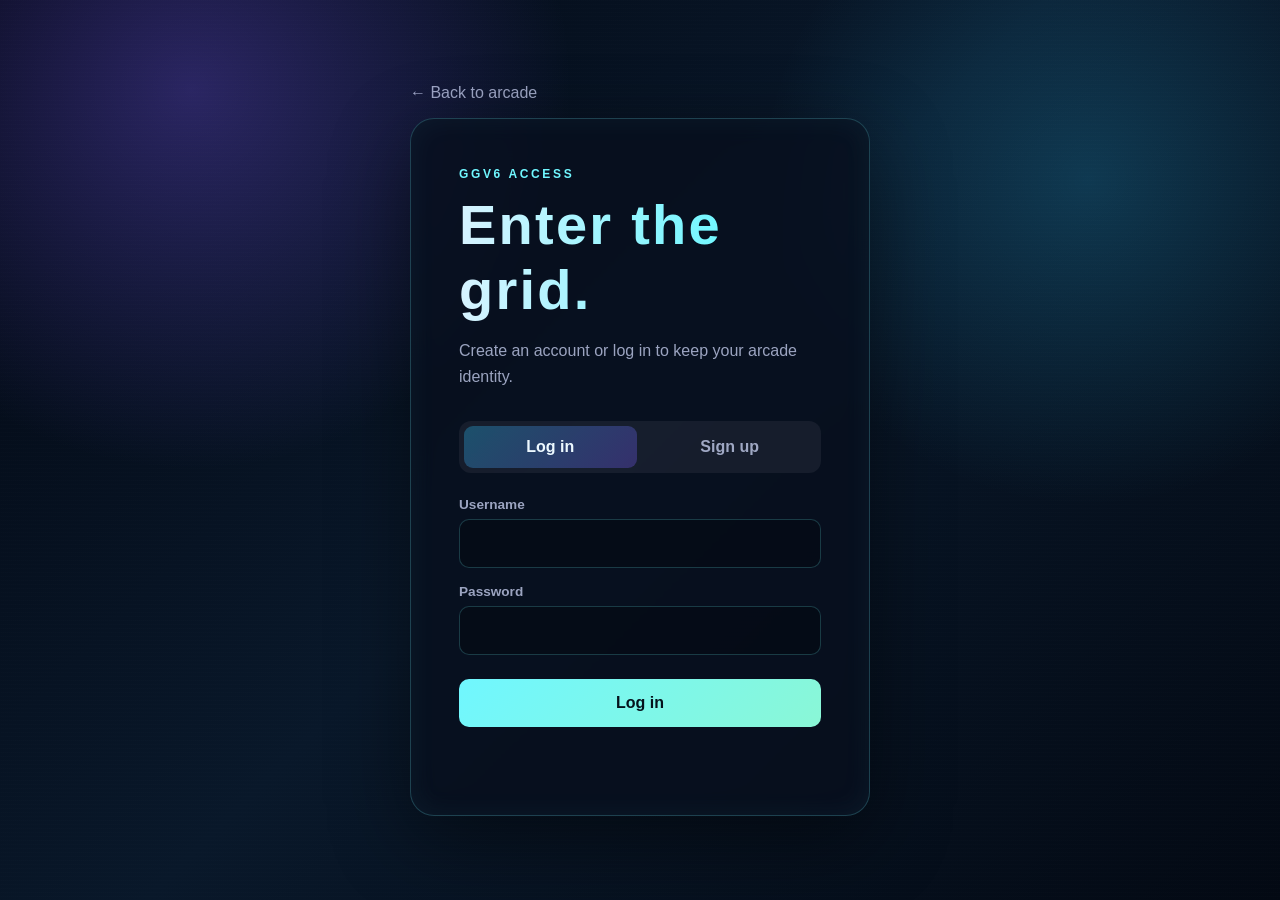
<file: auth.html>
<!DOCTYPE html>
<html lang="en">
<head>
    <meta charset="UTF-8">
    <meta name="viewport" content="width=device-width, initial-scale=1.0">
    <title>GGV6 Account</title>
    <link rel="stylesheet" href="auth.css">
</head>
<body>
    <main class="auth-shell">
        <a class="back-link" href="index.html">&larr; Back to arcade</a>
        <section class="auth-panel">
            <p class="eyebrow">GGV6 Access</p>
            <h1>Enter the grid.</h1>
            <p class="subtitle">Create an account or log in to keep your arcade identity.</p>

            <div class="tabs" role="tablist" aria-label="Account actions">
                <button class="tab active" type="button" data-mode="login">Log in</button>
                <button class="tab" type="button" data-mode="signup">Sign up</button>
            </div>

            <form id="auth-form">
                <label for="username">Username</label>
                <input id="username" name="username" autocomplete="username" minlength="3" maxlength="24" pattern="[A-Za-z0-9_]+" required>
                <label for="password">Password</label>
                <input id="password" name="password" type="password" autocomplete="current-password" minlength="4" required>
                <button class="submit-btn" type="submit" id="submit-button">Log in</button>
            </form>
            <p class="status" id="status" role="status" aria-live="polite"></p>
        </section>
    </main>
    <script src="auth.js"></script>
</body>
</html>
</file>
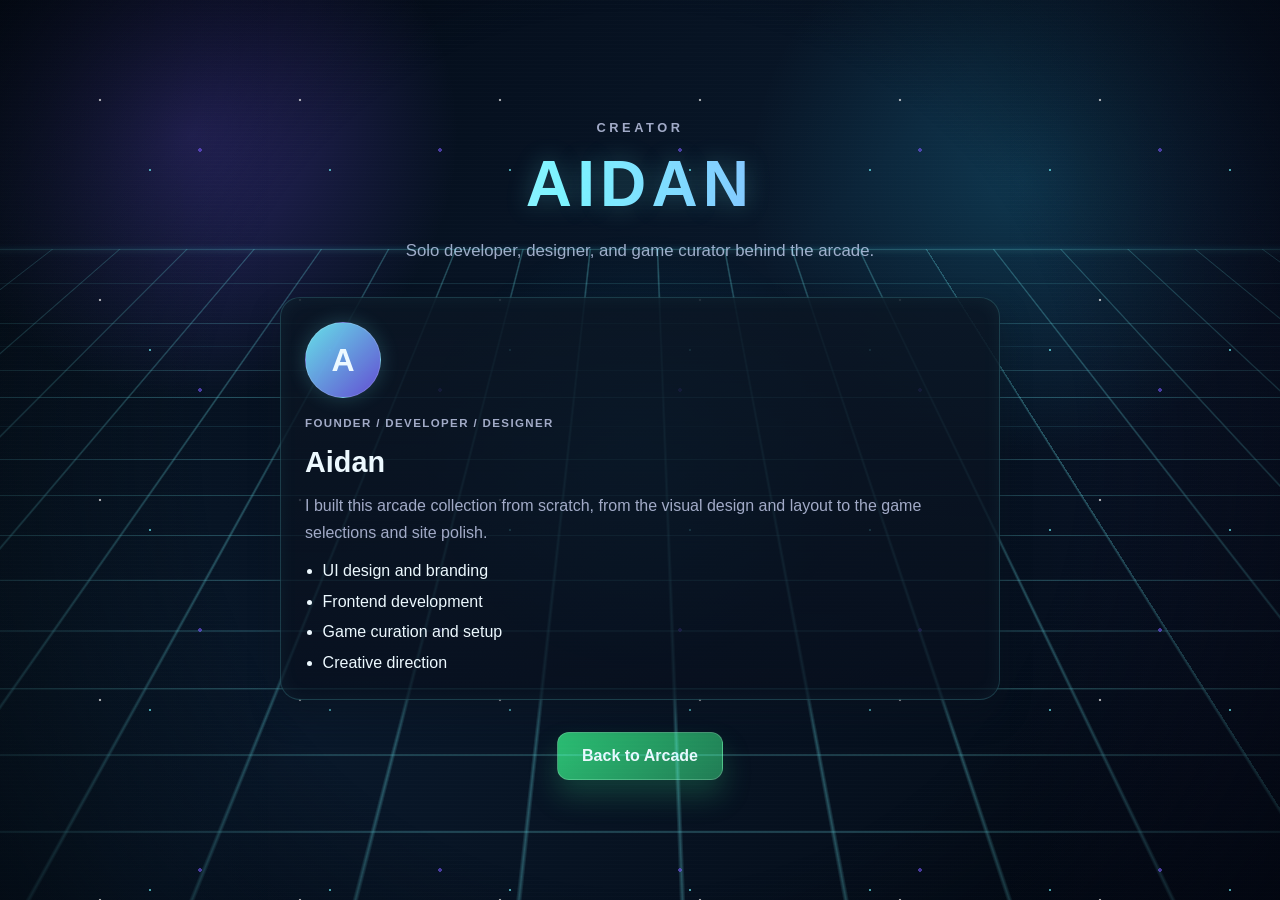
<file: staff.html>
<!DOCTYPE html>
<html lang="en">

<head>
    <meta charset="UTF-8">
    <meta name="viewport" content="width=device-width, initial-scale=1.0">
    <title>GGV6 Creator</title>
    <link rel="stylesheet" href="staff.css">
</head>

<body>
    <div class="tron-scene" aria-hidden="true">
        <div class="grid-layer grid-layer-back"></div>
        <div class="grid-layer grid-layer-front"></div>
        <div class="scanlines"></div>
        <div class="vignette"></div>
        <div class="starfield"></div>
    </div>

    <main class="staff-shell">
        <header class="staff-header">
            <p class="eyebrow">Creator</p>
            <h1>Aidan</h1>
            <p class="subtitle">Solo developer, designer, and game curator behind the arcade.</p>
        </header>

        <section class="staff-grid" aria-label="Creator profile">
            <article class="staff-card single-card">
                <div class="avatar avatar-aiden">A</div>
                <div class="card-body">
                    <p class="role">Founder / Developer / Designer</p>
                    <h2>Aidan</h2>
                    <p>I built this arcade collection from scratch, from the visual design and layout to the game selections and site polish.</p>
                    <ul>
                        <li>UI design and branding</li>
                        <li>Frontend development</li>
                        <li>Game curation and setup</li>
                        <li>Creative direction</li>
                    </ul>
                </div>
            </article>
        </section>

        <section class="staff-footer">
            <a href="index.html" class="home-btn">Back to Arcade</a>
        </section>
    </main>
</body>

</html>
</file>
<file: auth.css>
* { box-sizing: border-box; }
:root { --cyan: #70f7ff; --violet: #8d7bff; --text: #edf9ff; --muted: rgba(214, 222, 255, .72); }
html, body { margin: 0; min-height: 100%; min-height: 100vh; }
body { display: grid; place-items: center; padding: 1rem; color: var(--text); font-family: "Segoe UI", Tahoma, sans-serif; background: radial-gradient(circle at 15% 10%, rgba(123,92,255,.32), transparent 28%), radial-gradient(circle at 85% 20%, rgba(44,200,255,.2), transparent 25%), linear-gradient(135deg, #020712, #09182a 48%, #030913); }
body::before { content: ""; position: fixed; inset: 0; pointer-events: none; opacity: .45; background: repeating-linear-gradient(to bottom, rgba(255,255,255,.025), rgba(255,255,255,.025) 1px, transparent 1px, transparent 4px); }
.auth-shell { width: min(460px, 100%); position: relative; z-index: 1; animation: pageReveal .65s cubic-bezier(.2,.8,.2,1) both; }
.back-link { display: inline-block; margin-bottom: 1rem; color: var(--muted); text-decoration: none; }
.back-link:hover { color: var(--cyan); }
.auth-panel { padding: clamp(1.5rem, 5vw, 3rem); border: 1px solid rgba(112,247,255,.22); border-radius: 24px; background: rgba(8,15,30,.82); box-shadow: 0 24px 80px rgba(0,0,0,.45), inset 0 0 30px rgba(112,247,255,.05); backdrop-filter: blur(12px); }
.eyebrow { margin: 0 0 .7rem; color: var(--cyan); font-size: .75rem; font-weight: 800; letter-spacing: .22em; text-transform: uppercase; }
h1 { margin: 0; font-size: clamp(2rem, 8vw, 3.5rem); letter-spacing: .04em; background: linear-gradient(90deg, #d7f3ff, var(--cyan), var(--violet), #8af7d6); background-size: 220%; -webkit-background-clip: text; background-clip: text; color: transparent; animation: shift 6s ease infinite; }
.subtitle { margin: 1rem 0 2rem; color: var(--muted); line-height: 1.6; }
.tabs { display: grid; grid-template-columns: 1fr 1fr; gap: .4rem; padding: .3rem; margin-bottom: 1.5rem; border-radius: 12px; background: rgba(255,255,255,.06); }
.tab { border: 0; border-radius: 9px; padding: .75rem; color: var(--muted); background: transparent; font: inherit; font-weight: 700; cursor: pointer; }
.tab.active { color: var(--text); background: linear-gradient(135deg, rgba(44,200,255,.3), rgba(123,92,255,.3)); }
label { display: block; margin: 1rem 0 .45rem; color: var(--muted); font-size: .85rem; font-weight: 700; }
input { width: 100%; padding: .9rem 1rem; border: 1px solid rgba(112,247,255,.2); border-radius: 10px; outline: none; color: var(--text); background: rgba(0,0,0,.25); font: inherit; }
input:focus { border-color: var(--cyan); box-shadow: 0 0 0 3px rgba(112,247,255,.12); }
.submit-btn { width: 100%; margin-top: 1.5rem; padding: .95rem; border: 0; border-radius: 10px; color: #05121c; background: linear-gradient(135deg, var(--cyan), #8af7d6); font: inherit; font-weight: 900; cursor: pointer; }
.submit-btn:disabled { cursor: wait; opacity: .65; }
.status { min-height: 1.5em; margin: 1rem 0 0; color: var(--muted); text-align: center; }
.status.success { color: #8af7d6; }
.status.error { color: #ff9eae; }
@keyframes shift { 0%, 100% { background-position: 0%; } 50% { background-position: 100%; } }
@keyframes pageReveal { from { opacity: 0; transform: translateY(14px); } to { opacity: 1; transform: translateY(0); } }
@media (prefers-reduced-motion: reduce) { *, *::before, *::after { animation-duration: .001ms !important; animation-iteration-count: 1 !important; transition-duration: .001ms !important; } }
</file>
<file: staff.css>
:root {
    --bg-deep: #020712;
    --bg-mid: #09182a;
    --panel: rgba(8, 15, 30, 0.7);
    --panel-border: rgba(140, 212, 255, 0.22);
    --cyan: #70f7ff;
    --blue: #2cc8ff;
    --violet: #7b5cff;
    --mint: #5af7d8;
    --white: #edf9ff;
    --text-soft: rgba(214, 222, 255, 0.75);
}

* {
    box-sizing: border-box;
}

html, body {
    margin: 0;
    min-height: 100%;
    min-height: 100vh;
}

body {
    position: relative;
    display: grid;
    place-items: center;
    padding: 2rem 1rem;
    overflow: hidden;
    background:
        radial-gradient(circle at 15% 15%, rgba(123, 92, 255, 0.30), transparent 20%),
        radial-gradient(circle at 80% 20%, rgba(44, 200, 255, 0.18), transparent 22%),
        linear-gradient(135deg, var(--bg-deep) 0%, var(--bg-mid) 48%, #030913 100%);
    color: var(--white);
    font-family: "Segoe UI", Tahoma, Geneva, Verdana, sans-serif;
}

body::before {
    content: "";
    position: fixed;
    inset: 0;
    background: linear-gradient(90deg, rgba(112, 247, 255, 0.04), transparent 22%, transparent 78%, rgba(123, 92, 255, 0.05));
    pointer-events: none;
}

.tron-scene {
    position: fixed;
    inset: 0;
    z-index: 0;
    overflow: hidden;
    background: radial-gradient(circle at center, rgba(18, 214, 255, 0.09), transparent 28%);
    perspective: 1800px;
}

.grid-layer {
    position: absolute;
    inset: -20% -10% -15%;
    border: 1px solid rgba(112, 247, 255, 0.18);
    background:
        linear-gradient(rgba(112, 247, 255, 0.18) 1px, transparent 1px),
        linear-gradient(90deg, rgba(112, 247, 255, 0.18) 1px, transparent 1px);
    background-size: 52px 52px;
    transform: rotateX(70deg) translateY(28%) scale(1.8);
    box-shadow: inset 0 0 28px rgba(112, 247, 255, 0.1), 0 0 18px rgba(44, 200, 255, 0.12);
}

.grid-layer-back {
    opacity: 0.7;
    animation: gridPulse 14s ease-in-out infinite alternate;
}

.grid-layer-front {
    opacity: 0.95;
    animation: gridDrift 18s ease-in-out infinite;
}

.scanlines {
    position: absolute;
    inset: 0;
    background: repeating-linear-gradient(
        to bottom,
        rgba(255, 255, 255, 0.025),
        rgba(255, 255, 255, 0.025) 1px,
        transparent 1px,
        transparent 4px
    );
    opacity: 0.5;
}

.vignette {
    position: absolute;
    inset: 0;
    background: radial-gradient(circle at center, transparent 56%, rgba(1, 5, 12, 0.72) 100%);
}

.starfield {
    position: absolute;
    inset: 0;
    background-image:
        radial-gradient(circle, rgba(255,255,255,0.8) 1.2px, transparent 1.6px),
        radial-gradient(circle, rgba(112,247,255,0.8) 1px, transparent 1.4px),
        radial-gradient(circle, rgba(123,92,255,0.7) 1.6px, transparent 2.1px);
    background-size: 200px 200px, 180px 180px, 240px 240px;
    background-position: 0 0, 60px 80px, 80px 30px;
    opacity: 0.8;
}
    animation: pageReveal .7s cubic-bezier(.2,.8,.2,1) both;

.staff-shell {
    position: relative;
    z-index: 1;
    width: min(1100px, 100%);
    padding: clamp(1.5rem, 3vw, 3rem);
@keyframes pageReveal { from { opacity: 0; transform: translateY(14px); } to { opacity: 1; transform: translateY(0); } }
@media (prefers-reduced-motion: reduce) { *, *::before, *::after { animation-duration: .001ms !important; animation-iteration-count: 1 !important; transition-duration: .001ms !important; } }
    border: 1px solid var(--panel-border);
    border-radius: 28px;
    background: linear-gradient(180deg, rgba(9, 16, 32, 0.82), rgba(8, 14, 28, 0.64));
    box-shadow: 0 24px 80px rgba(2, 7, 18, 0.72), inset 0 0 0 1px rgba(255,255,255,0.04);
    backdrop-filter: blur(12px);
    -webkit-backdrop-filter: blur(12px);
}

.staff-header {
    text-align: center;
    margin-bottom: 2rem;
}

.eyebrow {
    margin: 0 0 0.75rem;
    color: var(--text-soft);
    font-size: 0.8rem;
    font-weight: 800;
    letter-spacing: 0.28em;
    text-transform: uppercase;
}

.staff-header h1 {
    margin: 0;
    font-size: clamp(2.4rem, 5vw, 4.5rem);
    letter-spacing: 0.08em;
    text-transform: uppercase;
    background: linear-gradient(90deg, #d7f3ff 0%, #7ef4ff 18%, #8ca5ff 38%, #d28fff 55%, #7ef4ff 72%, #8af7d6 100%);
    background-size: 220% 220%;
    -webkit-background-clip: text;
    background-clip: text;
    color: transparent;
    -webkit-text-fill-color: transparent;
    animation: gradientShift 6s ease infinite;
    text-shadow: 0 0 25px rgba(112, 247, 255, 0.25);
}

.subtitle {
    margin: 1rem auto 0;
    max-width: 720px;
    color: var(--text-soft);
    font-size: 1.05rem;
    line-height: 1.7;
}

.staff-grid {
    display: grid;
    grid-template-columns: minmax(260px, 720px);
    gap: 1.2rem;
    justify-content: center;
}

.staff-card {
    position: relative;
    display: flex;
    flex-direction: column;
    min-height: 100%;
    padding: 1.2rem;
    border: 1px solid rgba(112, 247, 255, 0.18);
    border-radius: 20px;
    background: linear-gradient(180deg, rgba(11, 22, 36, 0.88), rgba(8, 15, 29, 0.7));
    box-shadow: 0 14px 30px rgba(9, 17, 31, 0.4), inset 0 0 20px rgba(112, 247, 255, 0.05);
}

.single-card {
    padding: 1.5rem;
}

.card-body {
    display: flex;
    flex-direction: column;
    gap: 0.8rem;
}

.avatar {
    width: 76px;
    height: 76px;
    display: grid;
    place-items: center;
    margin-bottom: 1rem;
    border-radius: 50%;
    font-size: 2rem;
    font-weight: 800;
    border: 1px solid rgba(255,255,255,0.16);
    box-shadow: 0 0 20px rgba(112, 247, 255, 0.2);
}

.avatar-aiden {
    background: linear-gradient(135deg, rgba(112,247,255,0.9), rgba(123,92,255,0.8));
}

.avatar-cyan {
    background: linear-gradient(135deg, rgba(90,247,216,0.85), rgba(44,200,255,0.8));
}

.avatar-violet {
    background: linear-gradient(135deg, rgba(123,92,255,0.9), rgba(170,120,255,0.8));
}

.avatar-mint {
    background: linear-gradient(135deg, rgba(90,247,216,0.88), rgba(112,247,255,0.8));
}

.role {
    margin: 0;
    color: var(--cyan);
    font-size: 0.72rem;
    font-weight: 800;
    letter-spacing: 0.12em;
    text-transform: uppercase;
}

.staff-card h2 {
    margin: 0;
    font-size: 1.8rem;
}

.staff-card p {
    margin: 0;
    color: var(--text-soft);
    line-height: 1.7;
}

.staff-card ul {
    margin: 0;
    padding-left: 1.1rem;
    color: var(--white);
    display: grid;
    gap: 0.4rem;
    line-height: 1.5;
}

.staff-footer {
    display: flex;
    justify-content: center;
    margin-top: 2rem;
}

.home-btn {
    display: inline-flex;
    align-items: center;
    justify-content: center;
    padding: 0.9rem 1.5rem;
    border-radius: 12px;
    text-decoration: none;
    color: #edf9ff;
    background: linear-gradient(135deg, rgba(45, 200, 120, 0.95), rgba(34, 130, 88, 0.95));
    border: 1px solid rgba(255,255,255,0.18);
    box-shadow: 0 16px 28px rgba(46, 182, 121, 0.25);
    font-weight: 800;
    transition: transform 0.2s ease, box-shadow 0.2s ease;
}

.home-btn:hover,
.home-btn:focus-visible {
    transform: translateY(-2px);
    box-shadow: 0 22px 34px rgba(46, 182, 121, 0.32);
}

@keyframes gridPulse {
    0% {
        transform: rotateX(70deg) translateY(30%) scale(1.7);
        opacity: 0.45;
    }

    100% {
        transform: rotateX(70deg) translateY(24%) scale(2.1);
        opacity: 0.95;
    }
}

@keyframes gridDrift {
    0%, 100% {
        transform: rotateX(72deg) translateY(28%) scale(1.8) translateX(-10px);
    }

    50% {
        transform: rotateX(72deg) translateY(24%) scale(2.0) translateX(12px);
    }
}

@keyframes gradientShift {
    0% { background-position: 0% 50%; }
    50% { background-position: 100% 50%; }
    100% { background-position: 0% 50%; }
}

@media (max-width: 980px) {
    .staff-grid {
        grid-template-columns: repeat(2, minmax(220px, 1fr));
    }
}

@media (max-width: 640px) {
    body {
        padding: 1rem 0.75rem;
    }

    .staff-shell {
        border-radius: 20px;
        padding: 1.25rem 0.9rem;
    }

    .staff-grid {
        grid-template-columns: 1fr;
    }
}
</file>
